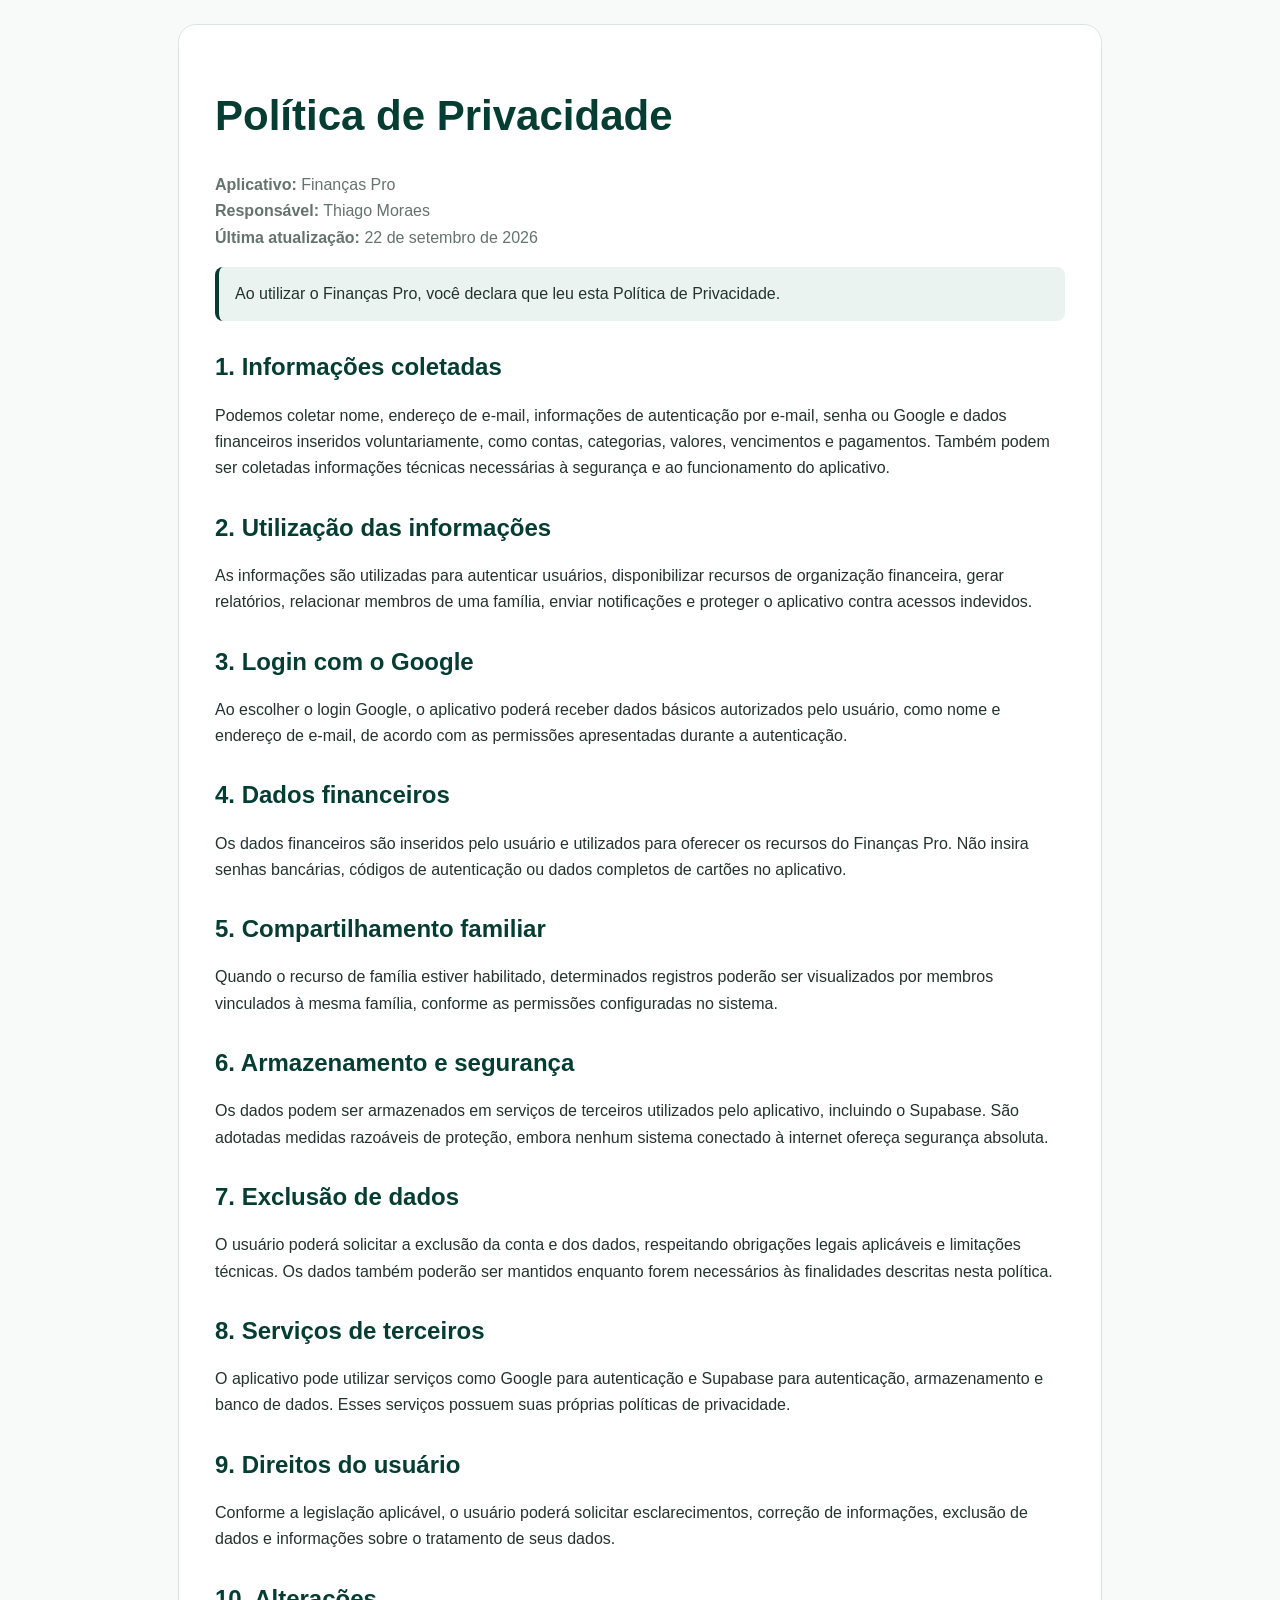
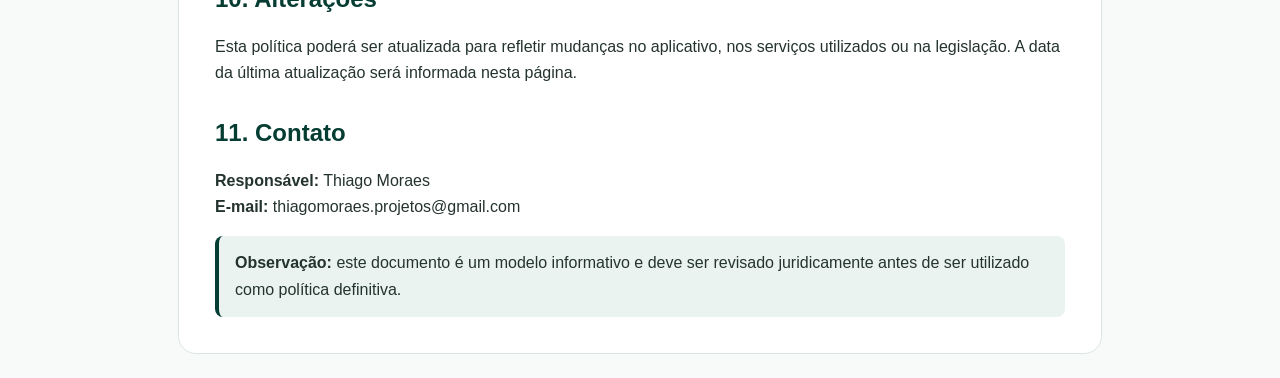
<file: politica-privacidade.html>
<!doctype html>
<html lang="pt-BR">
<head>
<meta charset="UTF-8">
<meta name="viewport" content="width=device-width, initial-scale=1">
<title>Política de Privacidade | Finanças Pro</title>
<style>
body{margin:0;background:#f7faf8;color:#24332f;font:16px/1.65 Arial,sans-serif}
main{max-width:850px;margin:24px auto;padding:36px;background:#fff;border:1px solid #dce6e1;border-radius:18px}
h1,h2{color:#063d33;line-height:1.3}h1{font-size:clamp(28px,5vw,42px)}
h2{margin-top:30px} .muted{color:#65736e}
.notice{padding:14px 16px;background:#eaf3ef;border-left:4px solid #063d33;border-radius:8px}
@media(max-width:600px){main{margin:10px;padding:22px 18px;border-radius:12px}body{font-size:15px}}
</style>
</head>
<body>
<main>
<h1>Política de Privacidade</h1>
<p class="muted"><strong>Aplicativo:</strong> Finanças Pro<br><strong>Responsável:</strong> Thiago Moraes<br><strong>Última atualização:</strong> 22 de setembro de 2026</p>

<div class="notice">Ao utilizar o Finanças Pro, você declara que leu esta Política de Privacidade.</div>

<h2>1. Informações coletadas</h2>
<p>Podemos coletar nome, endereço de e-mail, informações de autenticação por e-mail, senha ou Google e dados financeiros inseridos voluntariamente, como contas, categorias, valores, vencimentos e pagamentos. Também podem ser coletadas informações técnicas necessárias à segurança e ao funcionamento do aplicativo.</p>

<h2>2. Utilização das informações</h2>
<p>As informações são utilizadas para autenticar usuários, disponibilizar recursos de organização financeira, gerar relatórios, relacionar membros de uma família, enviar notificações e proteger o aplicativo contra acessos indevidos.</p>

<h2>3. Login com o Google</h2>
<p>Ao escolher o login Google, o aplicativo poderá receber dados básicos autorizados pelo usuário, como nome e endereço de e-mail, de acordo com as permissões apresentadas durante a autenticação.</p>

<h2>4. Dados financeiros</h2>
<p>Os dados financeiros são inseridos pelo usuário e utilizados para oferecer os recursos do Finanças Pro. Não insira senhas bancárias, códigos de autenticação ou dados completos de cartões no aplicativo.</p>

<h2>5. Compartilhamento familiar</h2>
<p>Quando o recurso de família estiver habilitado, determinados registros poderão ser visualizados por membros vinculados à mesma família, conforme as permissões configuradas no sistema.</p>

<h2>6. Armazenamento e segurança</h2>
<p>Os dados podem ser armazenados em serviços de terceiros utilizados pelo aplicativo, incluindo o Supabase. São adotadas medidas razoáveis de proteção, embora nenhum sistema conectado à internet ofereça segurança absoluta.</p>

<h2>7. Exclusão de dados</h2>
<p>O usuário poderá solicitar a exclusão da conta e dos dados, respeitando obrigações legais aplicáveis e limitações técnicas. Os dados também poderão ser mantidos enquanto forem necessários às finalidades descritas nesta política.</p>

<h2>8. Serviços de terceiros</h2>
<p>O aplicativo pode utilizar serviços como Google para autenticação e Supabase para autenticação, armazenamento e banco de dados. Esses serviços possuem suas próprias políticas de privacidade.</p>

<h2>9. Direitos do usuário</h2>
<p>Conforme a legislação aplicável, o usuário poderá solicitar esclarecimentos, correção de informações, exclusão de dados e informações sobre o tratamento de seus dados.</p>

<h2>10. Alterações</h2>
<p>Esta política poderá ser atualizada para refletir mudanças no aplicativo, nos serviços utilizados ou na legislação. A data da última atualização será informada nesta página.</p>

<h2>11. Contato</h2>
<p><strong>Responsável:</strong> Thiago Moraes<br><strong>E-mail:</strong> thiagomoraes.projetos@gmail.com</p>

<div class="notice"><strong>Observação:</strong> este documento é um modelo informativo e deve ser revisado juridicamente antes de ser utilizado como política definitiva.</div>
</main>
</body>
</html>
</file>
